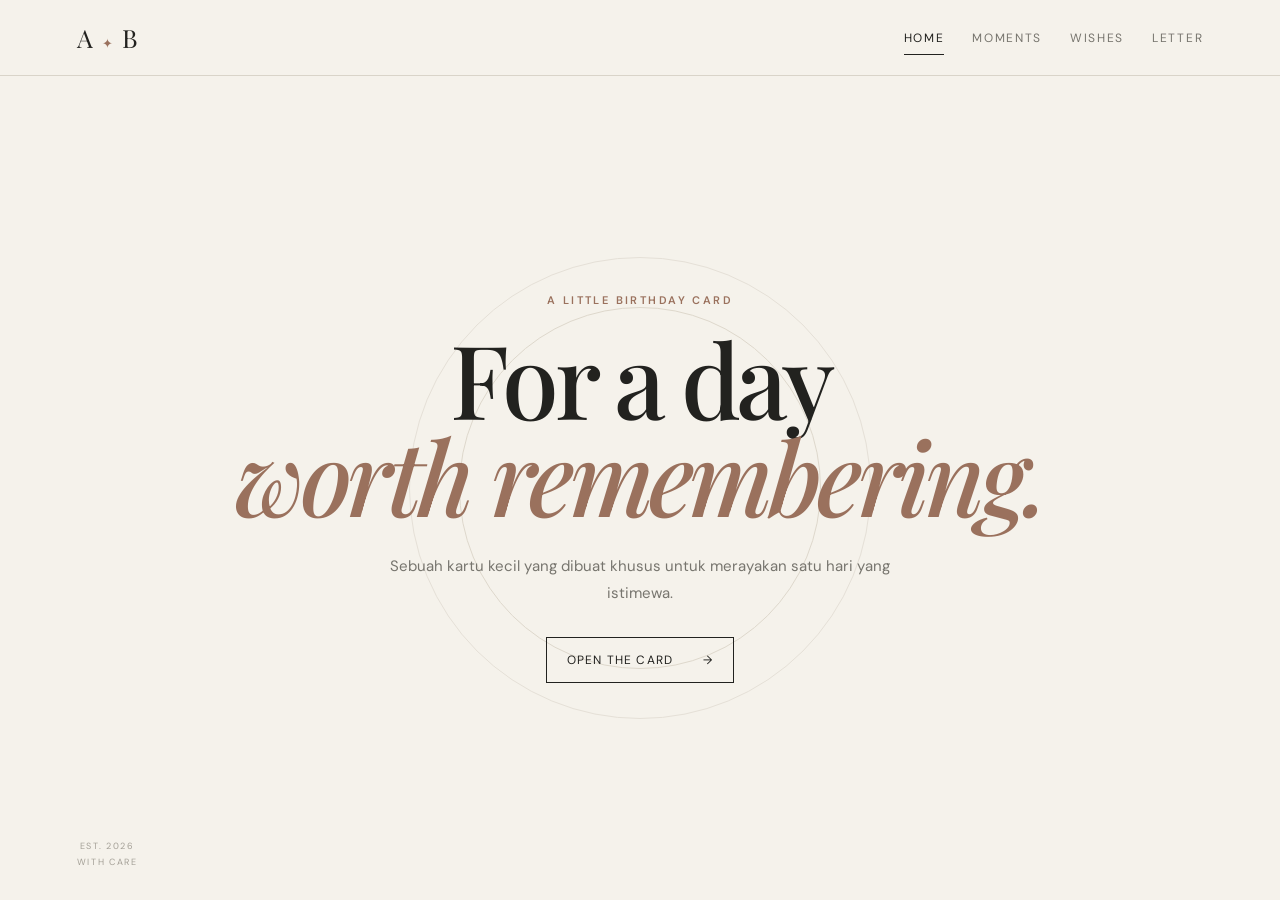
<file: index.html>
<!DOCTYPE html>
<html lang="id">
<head>
<meta charset="UTF-8">
<meta name="viewport" content="width=device-width, initial-scale=1.0">
<title>A Little Birthday Card</title>
<link rel="stylesheet" href="style.css">
</head>
<body>
<nav class="nav">
  <a class="logo" href="index.html">A<span>✦</span>B</a>
  <div class="nav-links">
    <a class="active" href="index.html">Home</a>
    <a href="moments.html">Moments</a>
    <a href="wish.html">Wishes</a>
    <a href="letter.html">Letter</a>
  </div>
  <button class="menu" aria-label="Menu">☰</button>
</nav>

<main class="hero">
  <div class="hero-inner fade">
    <p class="eyebrow">A LITTLE BIRTHDAY CARD</p>
    <h1>For a day<br><i>worth remembering.</i></h1>
    <p class="intro">Sebuah kartu kecil yang dibuat khusus untuk merayakan satu hari yang istimewa.</p>
    <a class="button" href="moments.html">Open the card <span>→</span></a>
  </div>
  <div class="corner">EST. 2026<br>WITH CARE</div>
</main>
<script src="script.js"></script>
</body>
</html>
</file>
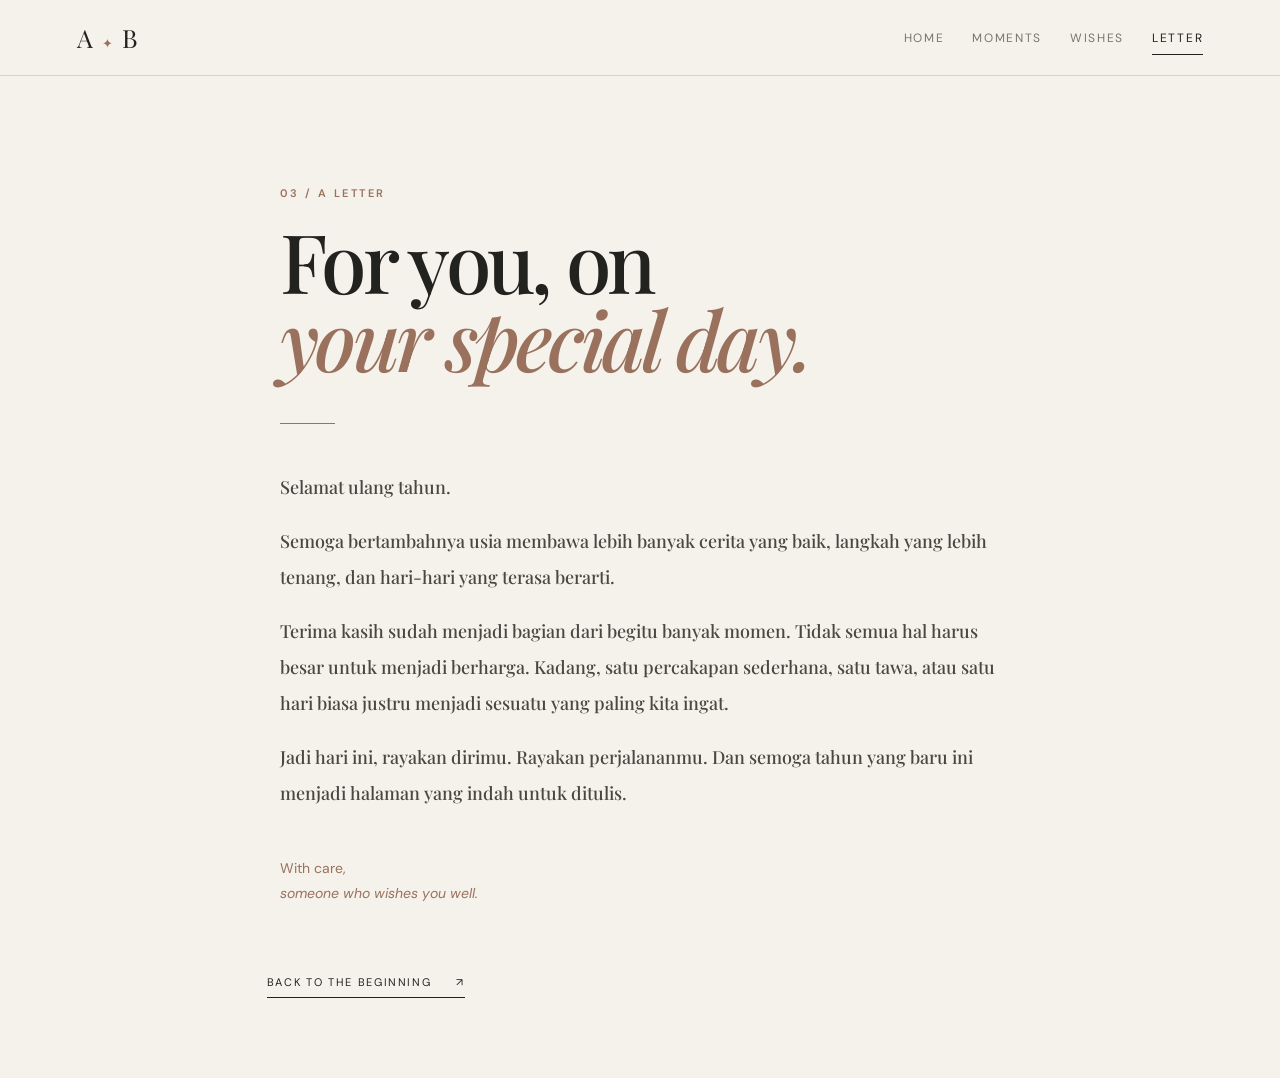
<file: letter.html>
<!DOCTYPE html>
<html lang="id">
<head>
<meta charset="UTF-8">
<meta name="viewport" content="width=device-width, initial-scale=1.0">
<title>Letter — A Little Birthday Card</title>
<link rel="stylesheet" href="style.css">
</head>
<body>
<nav class="nav">
  <a class="logo" href="index.html">A<span>✦</span>B</a>
  <div class="nav-links">
    <a href="index.html">Home</a><a href="moments.html">Moments</a><a href="wish.html">Wishes</a><a class="active" href="letter.html">Letter</a>
  </div>
  <button class="menu" aria-label="Menu">☰</button>
</nav>
<main class="letter-page fade">
  <article class="letter">
    <p class="eyebrow">03 / A LETTER</p>
    <h1>For you, on<br><i>your special day.</i></h1>
    <div class="rule"></div>
    <p>Selamat ulang tahun.</p>
    <p>Semoga bertambahnya usia membawa lebih banyak cerita yang baik, langkah yang lebih tenang, dan hari-hari yang terasa berarti.</p>
    <p>Terima kasih sudah menjadi bagian dari begitu banyak momen. Tidak semua hal harus besar untuk menjadi berharga. Kadang, satu percakapan sederhana, satu tawa, atau satu hari biasa justru menjadi sesuatu yang paling kita ingat.</p>
    <p>Jadi hari ini, rayakan dirimu. Rayakan perjalananmu. Dan semoga tahun yang baru ini menjadi halaman yang indah untuk ditulis.</p>
    <p class="signature">With care,<br><i>someone who wishes you well.</i></p>
  </article>
  <a class="next" href="index.html">Back to the beginning <span>↗</span></a>
</main>
<script src="script.js"></script>
</body>
</html>
</file>
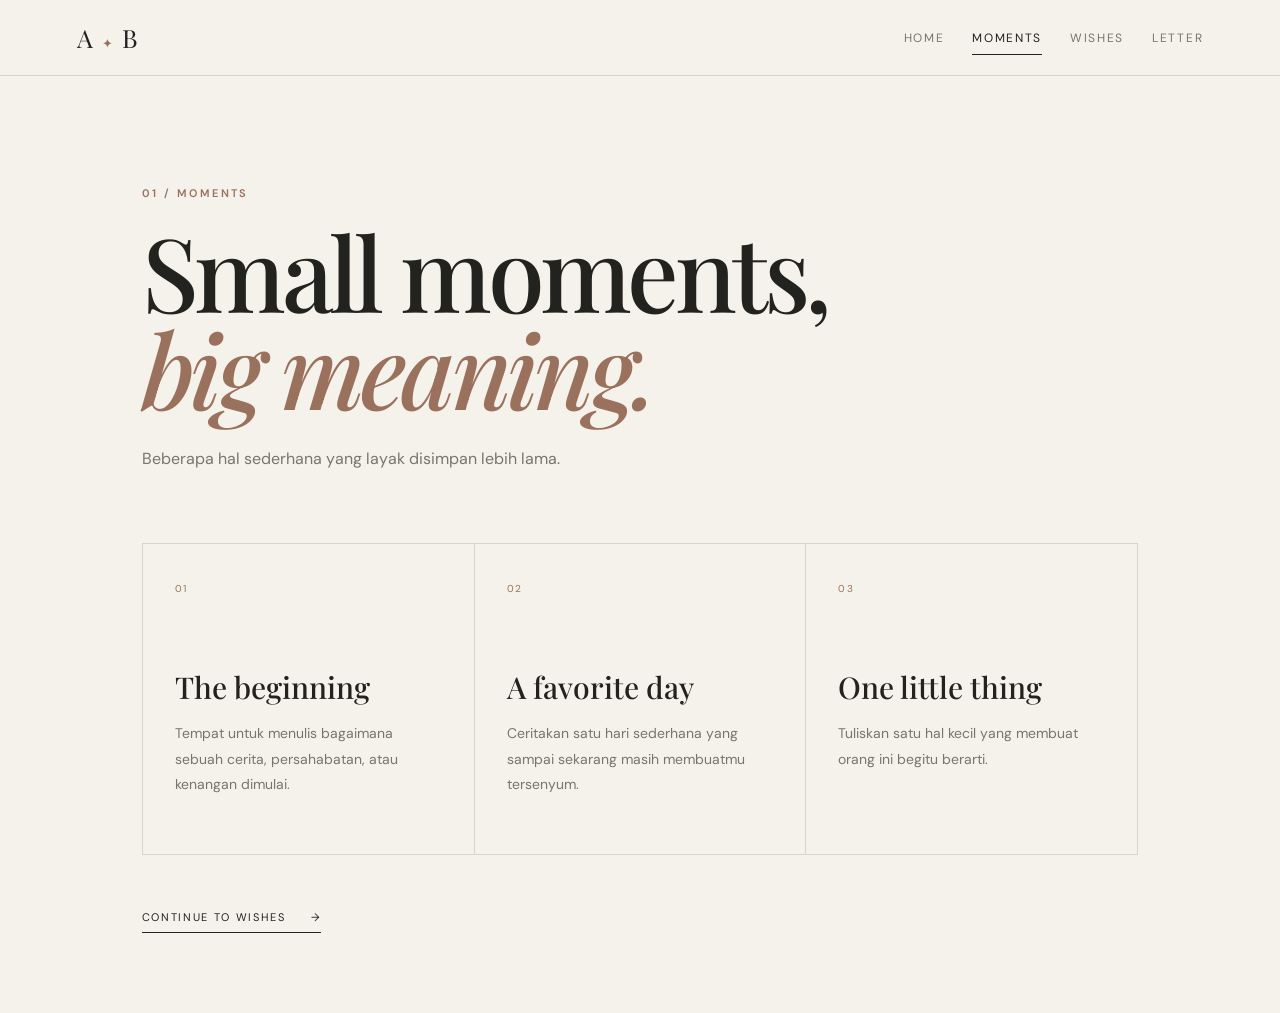
<file: moments.html>
<!DOCTYPE html>
<html lang="id">
<head>
<meta charset="UTF-8">
<meta name="viewport" content="width=device-width, initial-scale=1.0">
<title>Moments — A Little Birthday Card</title>
<link rel="stylesheet" href="style.css">
</head>
<body>
<nav class="nav">
  <a class="logo" href="index.html">A<span>✦</span>B</a>
  <div class="nav-links">
    <a href="index.html">Home</a><a class="active" href="moments.html">Moments</a><a href="wish.html">Wishes</a><a href="letter.html">Letter</a>
  </div>
  <button class="menu" aria-label="Menu">☰</button>
</nav>
<main class="page fade">
  <header class="page-title">
    <p class="eyebrow">01 / MOMENTS</p>
    <h1>Small moments,<br><i>big meaning.</i></h1>
    <p>Beberapa hal sederhana yang layak disimpan lebih lama.</p>
  </header>
  <section class="cards">
    <article class="card"><span>01</span><h2>The beginning</h2><p>Tempat untuk menulis bagaimana sebuah cerita, persahabatan, atau kenangan dimulai.</p></article>
    <article class="card"><span>02</span><h2>A favorite day</h2><p>Ceritakan satu hari sederhana yang sampai sekarang masih membuatmu tersenyum.</p></article>
    <article class="card"><span>03</span><h2>One little thing</h2><p>Tuliskan satu hal kecil yang membuat orang ini begitu berarti.</p></article>
  </section>
  <a class="next" href="wish.html">Continue to wishes <span>→</span></a>
</main>
<script src="script.js"></script>
</body>
</html>
</file>
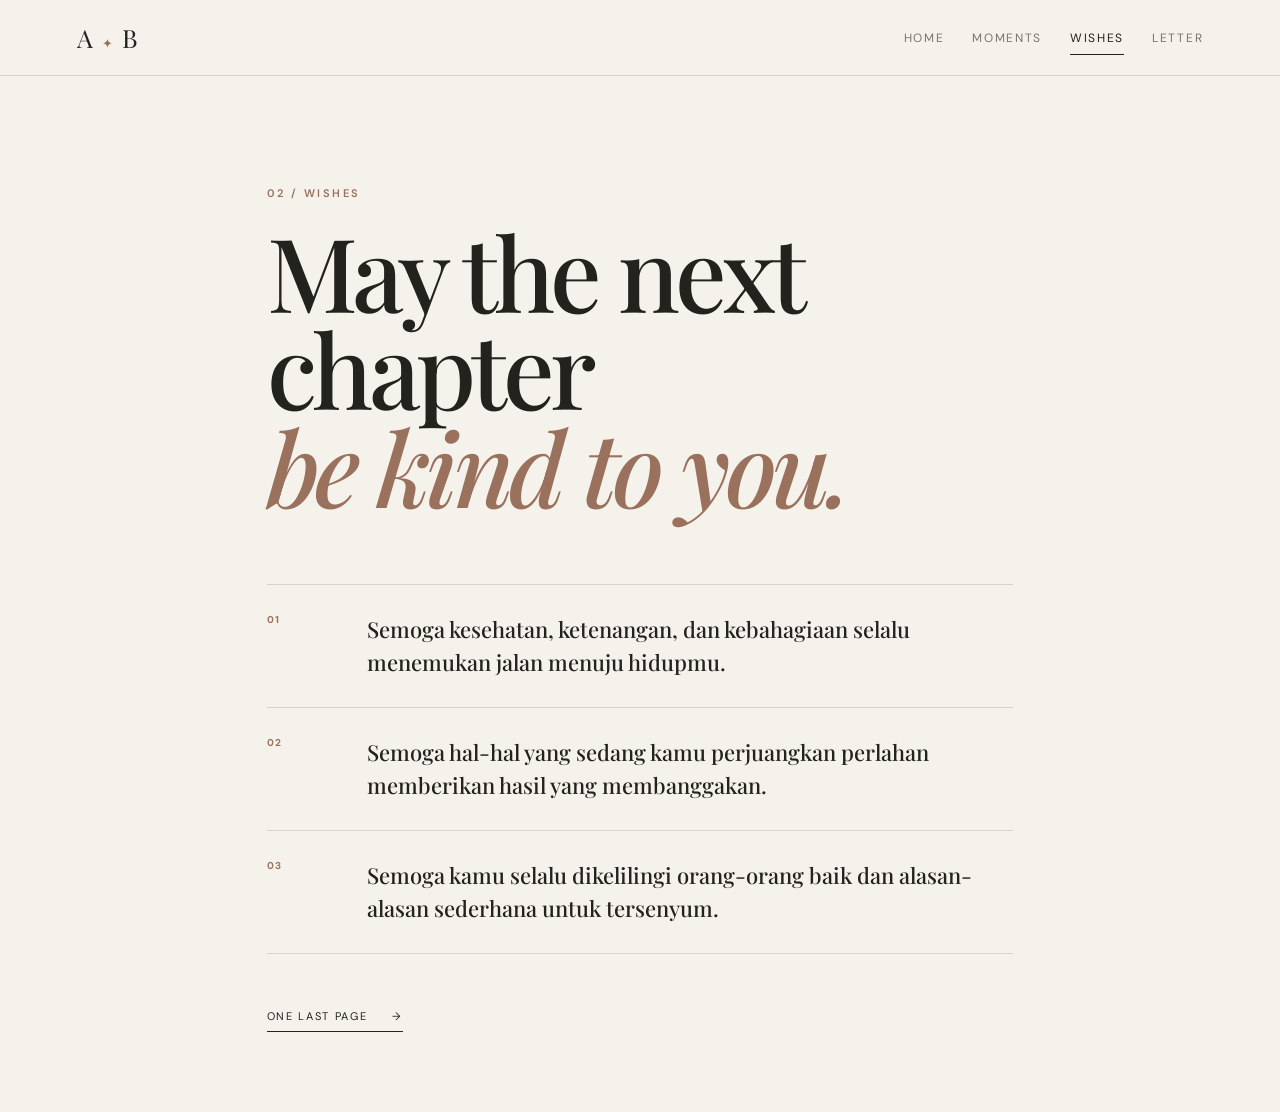
<file: wish.html>
<!DOCTYPE html>
<html lang="id">
<head>
<meta charset="UTF-8">
<meta name="viewport" content="width=device-width, initial-scale=1.0">
<title>Wishes — A Little Birthday Card</title>
<link rel="stylesheet" href="style.css">
</head>
<body>
<nav class="nav">
  <a class="logo" href="index.html">A<span>✦</span>B</a>
  <div class="nav-links">
    <a href="index.html">Home</a><a href="moments.html">Moments</a><a class="active" href="wish.html">Wishes</a><a href="letter.html">Letter</a>
  </div>
  <button class="menu" aria-label="Menu">☰</button>
</nav>
<main class="page centered fade">
  <header class="page-title">
    <p class="eyebrow">02 / WISHES</p>
    <h1>May the next chapter<br><i>be kind to you.</i></h1>
  </header>
  <section class="wish-list">
    <div><b>01</b><p>Semoga kesehatan, ketenangan, dan kebahagiaan selalu menemukan jalan menuju hidupmu.</p></div>
    <div><b>02</b><p>Semoga hal-hal yang sedang kamu perjuangkan perlahan memberikan hasil yang membanggakan.</p></div>
    <div><b>03</b><p>Semoga kamu selalu dikelilingi orang-orang baik dan alasan-alasan sederhana untuk tersenyum.</p></div>
  </section>
  <a class="next" href="letter.html">One last page <span>→</span></a>
</main>
<script src="script.js"></script>
</body>
</html>
</file>
<file: style.css>
@import url('https://fonts.googleapis.com/css2?family=DM+Sans:wght@400;500;600&family=Playfair+Display:ital,wght@0,500;0,600;1,500;1,600&display=swap');

:root{--ink:#22221f;--muted:#77756e;--paper:#f5f2eb;--line:#d9d4c9;--accent:#9a715d}
*{box-sizing:border-box}html{scroll-behavior:smooth}body{margin:0;background:var(--paper);color:var(--ink);font-family:"DM Sans",sans-serif}a{text-decoration:none;color:inherit}.nav{height:76px;padding:0 6vw;display:flex;align-items:center;justify-content:space-between;border-bottom:1px solid var(--line);background:rgba(245,242,235,.88);backdrop-filter:blur(12px);position:sticky;top:0;z-index:10}.logo{font-family:"Playfair Display",serif;font-size:25px;letter-spacing:.08em}.logo span{font-size:13px;margin:0 7px;color:var(--accent)}.nav-links{display:flex;gap:28px}.nav-links a{font-size:12px;text-transform:uppercase;letter-spacing:.14em;color:var(--muted);padding:9px 0;position:relative}.nav-links a.active,.nav-links a:hover{color:var(--ink)}.nav-links a.active:after{content:"";position:absolute;bottom:0;left:0;width:100%;height:1px;background:var(--ink)}.menu{display:none;border:0;background:none;font-size:22px;color:var(--ink)}.hero{min-height:calc(100vh - 76px);display:flex;align-items:center;justify-content:center;text-align:center;position:relative;padding:70px 6vw}.hero:before{content:"";position:absolute;width:360px;height:360px;border:1px solid #ded8cc;border-radius:50%;z-index:-1}.hero:after{content:"";position:absolute;width:460px;height:460px;border:1px solid #e5e0d7;border-radius:50%;z-index:-1}.hero-inner{max-width:850px}.eyebrow{font-size:11px;letter-spacing:.22em;color:var(--accent);font-weight:600;margin:0 0 22px;text-transform:uppercase}.hero h1,.page-title h1,.letter h1{font-family:"Playfair Display",serif;font-weight:500;font-size:clamp(52px,8vw,105px);line-height:.95;letter-spacing:-.045em;margin:0}.hero h1 i,.page-title h1 i,.letter h1 i{color:var(--accent);font-weight:500}.intro{max-width:520px;margin:30px auto;color:var(--muted);line-height:1.8;font-size:15px}.button{display:inline-flex;gap:30px;align-items:center;border:1px solid var(--ink);padding:14px 20px;font-size:12px;letter-spacing:.1em;text-transform:uppercase;transition:.3s}.button:hover{background:var(--ink);color:var(--paper)}.button span,.next span{transition:.3s}.button:hover span,.next:hover span{transform:translateX(5px)}.corner{position:absolute;bottom:30px;left:6vw;font-size:9px;letter-spacing:.18em;color:#a4a097;line-height:1.8}.page{max-width:1150px;margin:auto;padding:110px 6vw 80px;min-height:calc(100vh - 76px)}.page-title{max-width:800px;margin-bottom:70px}.page-title p:not(.eyebrow){color:var(--muted);line-height:1.8;max-width:540px;margin-top:28px}.cards{display:grid;grid-template-columns:repeat(3,1fr);gap:1px;background:var(--line);border:1px solid var(--line)}.card{background:var(--paper);min-height:310px;padding:32px;transition:.3s}.card:hover{background:#efebe2}.card span{font-size:10px;color:var(--accent);letter-spacing:.15em}.card h2{font:500 30px "Playfair Display",serif;margin:70px 0 14px}.card p{color:var(--muted);line-height:1.8;font-size:14px}.next{display:inline-flex;gap:25px;margin-top:55px;font-size:11px;text-transform:uppercase;letter-spacing:.15em;border-bottom:1px solid var(--ink);padding-bottom:8px}.centered{max-width:900px}.wish-list{border-top:1px solid var(--line)}.wish-list div{display:grid;grid-template-columns:70px 1fr;gap:30px;border-bottom:1px solid var(--line);padding:28px 0}.wish-list b{font-size:10px;color:var(--accent);letter-spacing:.15em}.wish-list p{max-width:650px;margin:0;font:500 22px/1.5 "Playfair Display",serif}.letter-page{max-width:900px;margin:auto;padding:110px 6vw 80px}.letter{max-width:720px;margin:auto}.letter h1{font-size:clamp(50px,7vw,82px)}.rule{width:55px;border-top:1px solid var(--accent);margin:45px 0}.letter>p:not(.eyebrow):not(.signature){font:500 18px/2 "Playfair Display",serif;color:#494740}.signature{margin-top:45px;font-size:14px;line-height:1.8;color:var(--accent)}.fade{animation:fade .9s ease both}@keyframes fade{from{opacity:0;transform:translateY(18px)}to{opacity:1;transform:none}}@media(max-width:700px){.nav{height:68px;padding:0 5vw}.menu{display:block}.nav-links{display:none;position:absolute;top:68px;right:5vw;left:5vw;background:var(--paper);border:1px solid var(--line);padding:15px;flex-direction:column;gap:5px}.nav-links.open{display:flex}.nav-links a{padding:12px}.hero{min-height:calc(100vh - 68px);padding:50px 6vw}.hero:before{width:270px;height:270px}.hero:after{width:340px;height:340px}.hero h1{font-size:54px}.corner{display:none}.page,.letter-page{padding:70px 6vw}.page-title{margin-bottom:45px}.page-title h1,.letter h1{font-size:52px}.cards{grid-template-columns:1fr}.card{min-height:240px}.card h2{margin-top:45px}.wish-list p{font-size:19px}.wish-list div{grid-template-columns:45px 1fr;gap:15px}.letter>p:not(.eyebrow):not(.signature){font-size:17px}.next{margin-top:40px}}
</file>
